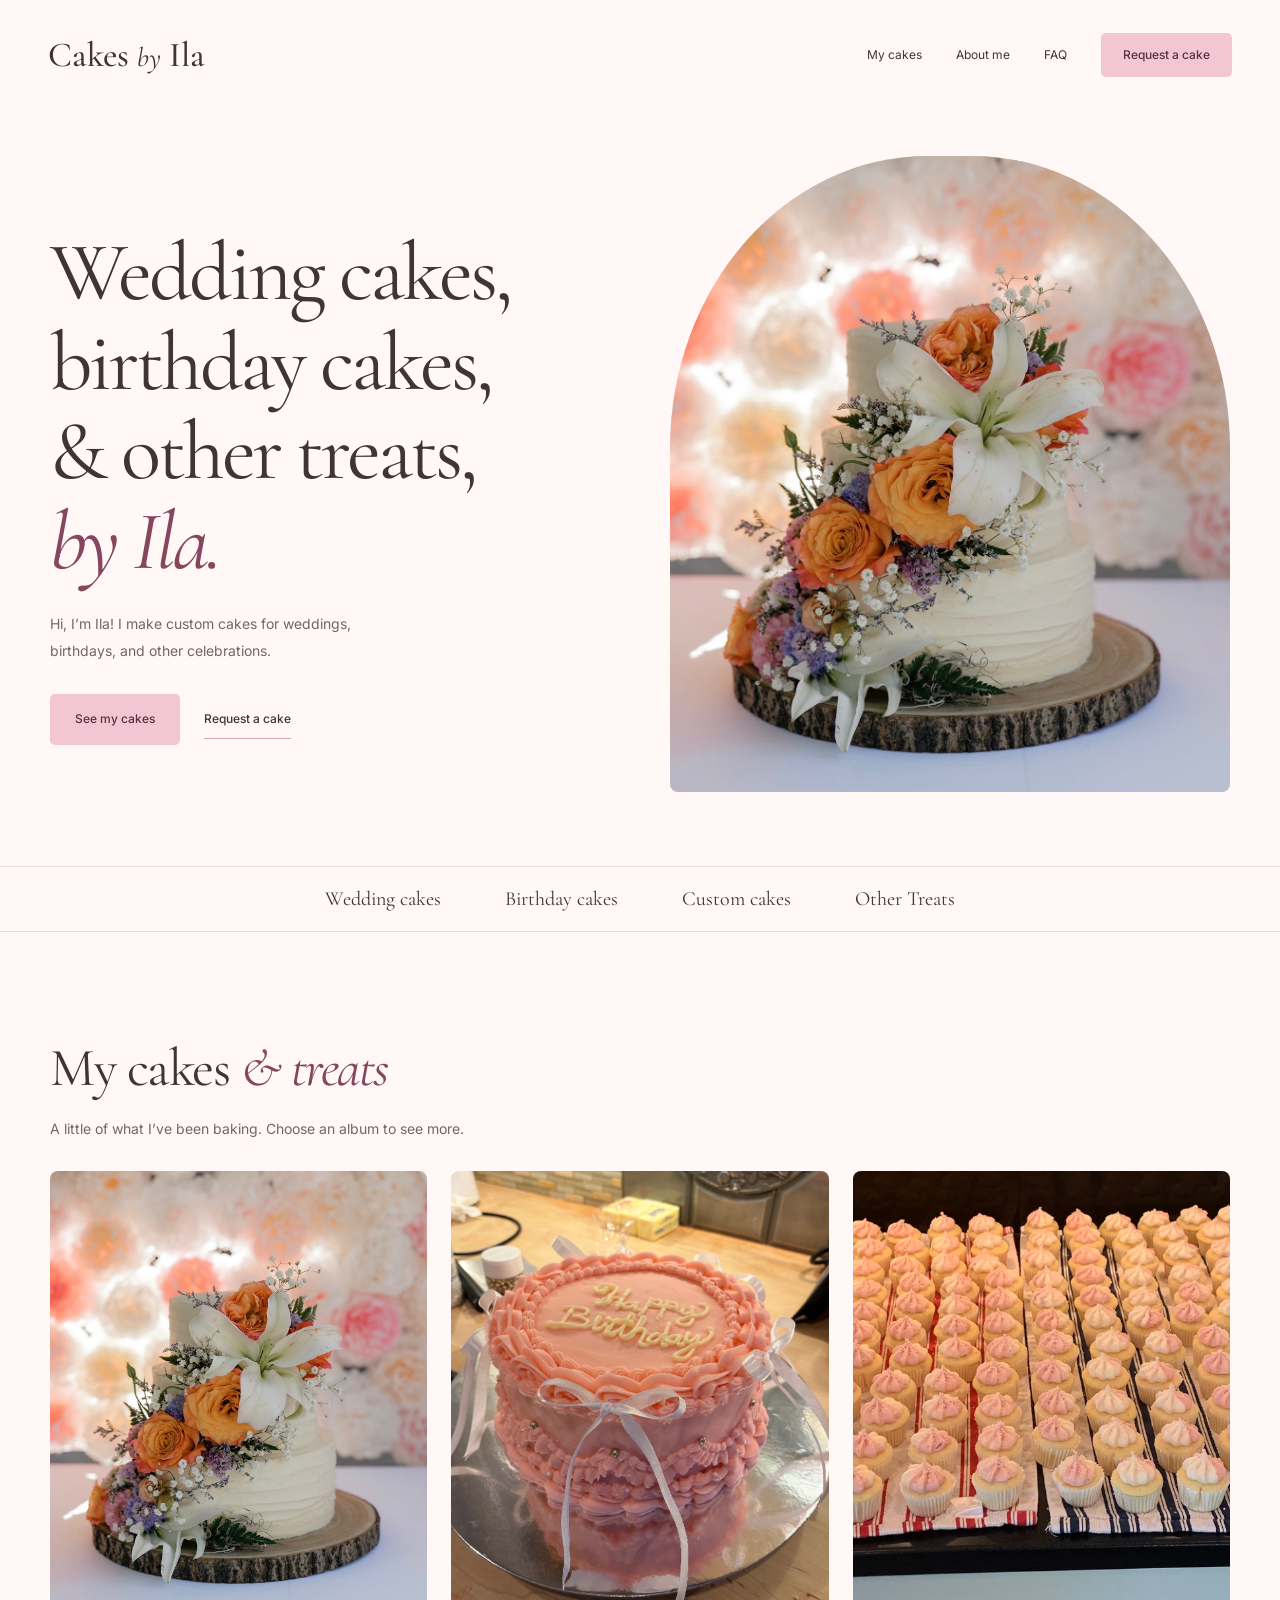
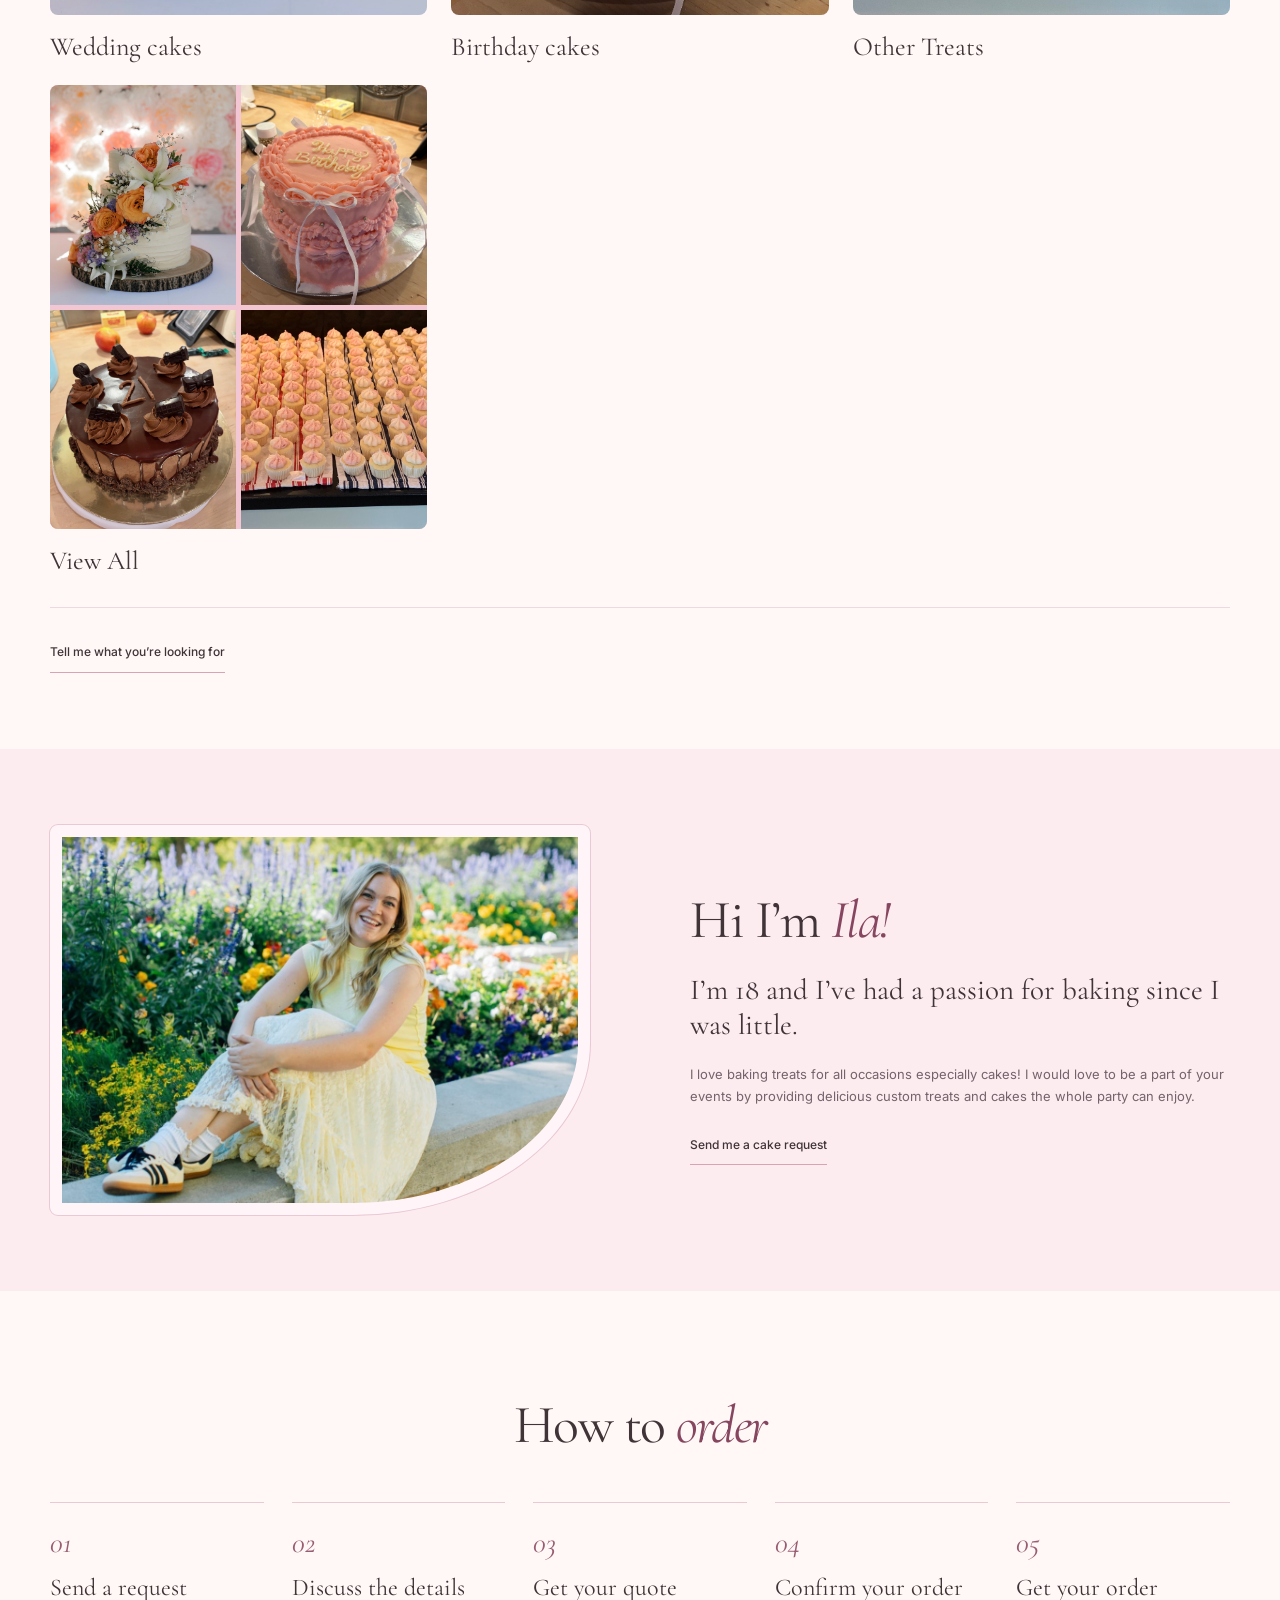
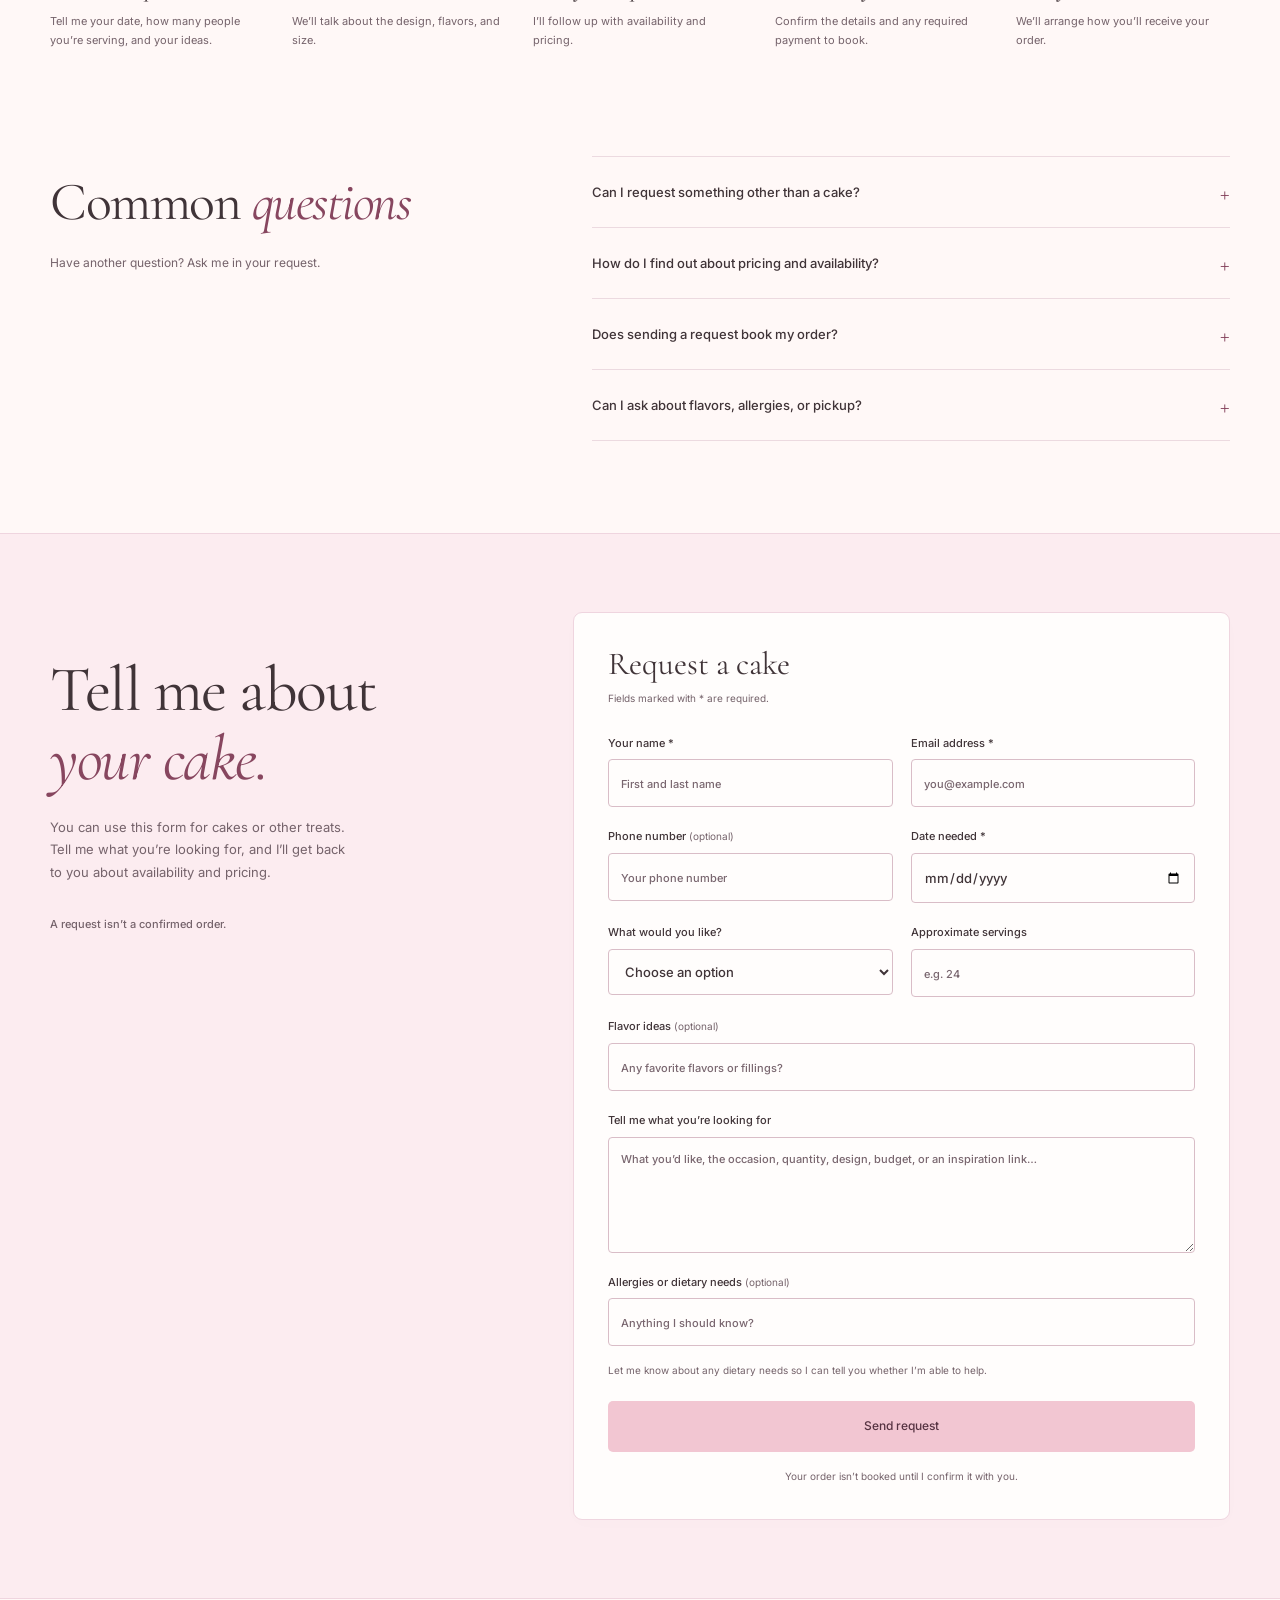
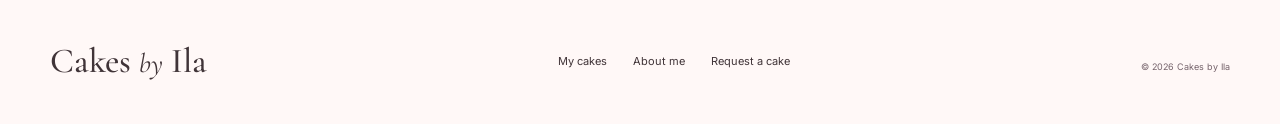
<file: index.html>
<!doctype html>
<html lang="en">
<head>
<meta charset="utf-8"><meta name="viewport" content="width=device-width, initial-scale=1"><meta name="theme-color" content="#FFF8F7">
<title>Cakes by Ila · Wedding &amp; birthday cakes</title>
<meta name="description" content="I mostly make wedding, birthday, and custom cakes, but I make other treats too. Take a look at my work or send me a request.">
<meta property="og:title" content="Cakes by Ila · Wedding &amp; birthday cakes"><meta property="og:description" content="Take a look at my cakes and other treats, and tell me what you’re looking for."><meta property="og:type" content="website">
<link rel="icon" href="assets/favicon.svg?v=pink" type="image/svg+xml"><link rel="preconnect" href="https://fonts.googleapis.com"><link rel="preconnect" href="https://fonts.gstatic.com" crossorigin><link href="https://fonts.googleapis.com/css2?family=Cormorant+Garamond:ital,wght@0,400;0,500;0,600;1,400;1,500&family=Inter:wght@400;500;600&display=swap" rel="stylesheet"><link rel="stylesheet" href="style.css"><script src="config.js" defer></script><script src="script.js" defer></script>
</head>
<body>
<a class="skip-link" href="#main">Skip to content</a>
<header class="site-header"><a class="wordmark" href="#home" aria-label="Cakes by Ila, home">Cakes <em>by</em> Ila</a><button class="menu-toggle" aria-expanded="false" aria-controls="navigation">Menu</button><nav id="navigation" aria-label="Main navigation"><a href="#cakes">My cakes</a><a href="#about">About me</a><a href="#faq">FAQ</a><a class="button button-small" href="#request">Request a cake</a></nav></header>
<main id="main">
<section class="hero section-wrap" id="home"><div class="hero-copy"><h1>Wedding cakes,<br>birthday cakes,<br>&amp; other treats,<br><em>by Ila.</em></h1><p class="intro">Hi, I’m Ila! I make custom cakes for weddings,<br>birthdays, and other celebrations.</p><div class="hero-actions"><a class="button" href="#cakes">See my cakes</a><a class="text-link" href="#request">Request a cake</a></div></div><figure class="hero-visual"><img src="assets/images/wedding-cakes/wedding-cake.jpeg" width="1179" height="1519" alt="Ila’s tiered white wedding cake decorated with orange roses and white lilies" fetchpriority="high"></figure></section>
<div class="occasion-strip"><span>Wedding cakes</span><span>Birthday cakes</span><span>Custom cakes</span><span>Other Treats</span></div>
<section class="section-wrap portfolio" id="cakes" aria-labelledby="cakes-title"><div class="section-heading"><div><h2 id="cakes-title">My cakes <em>&amp; treats</em></h2></div></div><p class="album-intro">A little of what I’ve been baking. Choose an album to see more.</p><div class="cake-grid">
<a class="album-card" href="gallery.html?album=wedding"><figure class="cake-card"><div class="cake-image"><img src="assets/images/wedding-cakes/wedding-cake.jpeg" width="1179" height="1519" loading="lazy" alt="White wedding cake with orange roses, white lilies, and small purple flowers"></div><figcaption><h3>Wedding cakes</h3></figcaption></figure></a>
<a class="album-card" href="gallery.html?album=birthday"><figure class="cake-card"><div class="cake-image"><img src="assets/images/birthday-cakes/birthday-cake.jpeg" width="1179" height="1240" loading="lazy" alt="Pink birthday cake with piped frosting, white ribbon bows, and Happy Birthday lettering"></div><figcaption><h3>Birthday cakes</h3></figcaption></figure></a>
<a class="album-card" href="gallery.html?album=treats"><figure class="cake-card"><div class="cake-image"><img src="assets/images/other-treats/cupcakes.jpg" width="2922" height="1345" loading="lazy" decoding="async" alt="Rows of cupcakes topped with pink and white frosting"></div><figcaption><h3>Other Treats</h3></figcaption></figure></a>
<a class="album-card" href="gallery.html"><figure class="cake-card"><div class="album-collage"><img src="assets/images/wedding-cakes/wedding-cake.jpeg" width="1179" height="1519" loading="lazy" alt=""><img src="assets/images/birthday-cakes/birthday-cake.jpeg" width="1179" height="1240" loading="lazy" alt=""><img src="assets/images/custom-cakes/other-cake.jpeg" width="1179" height="1409" loading="lazy" alt=""><img src="assets/images/other-treats/cupcakes.jpg" width="2922" height="1345" loading="lazy" alt=""></div><figcaption><h3>View All</h3></figcaption></figure></a>
</div><div class="portfolio-cta"><a class="text-link" href="#request">Tell me what you’re looking for</a></div></section>
<section class="about-section" id="about"><div class="section-wrap about-layout"><figure class="about-visual"><img class="ila-portrait" src="assets/ila-portrait.jpeg" width="1179" height="780" loading="lazy" decoding="async" alt="Ila smiling in a flower garden, wearing a yellow dress"></figure><div class="about-copy"><h2>Hi I’m <em>Ila!</em></h2><p class="large-copy">I’m 18 and I’ve had a passion for baking since I was little.</p><p>I love baking treats for all occasions especially cakes! I would love to be a part of your events by providing delicious custom treats and cakes the whole party can enjoy.</p><a class="text-link" href="#request">Send me a cake request</a></div></div></section>
<section class="section-wrap process" aria-labelledby="process-title"><div class="center-heading"><h2 id="process-title">How to <em>order</em></h2></div><ol class="steps"><li><span>01</span><h3>Send a request</h3><p>Tell me your date, how many people you’re serving, and your ideas.</p></li><li><span>02</span><h3>Discuss the details</h3><p>We’ll talk about the design, flavors, and size.</p></li><li><span>03</span><h3>Get your quote</h3><p>I’ll follow up with availability and pricing.</p></li><li><span>04</span><h3>Confirm your order</h3><p>Confirm the details and any required payment to book.</p></li><li><span>05</span><h3>Get your order</h3><p>We’ll arrange how you’ll receive your order.</p></li></ol></section>
<section class="faq-section section-wrap" id="faq"><div><h2>Common <em>questions</em></h2><p>Have another question? Ask me in your request.</p></div><div class="faq-list"><details><summary>Can I request something other than a cake?</summary><p>Yes! I mostly make wedding, birthday, and custom cakes, but I make other treats too. Choose “Other Treats” in the form and tell me what you’re looking for. I’ll let you know whether I can make it.</p></details><details><summary>How do I find out about pricing and availability?</summary><p>Send me your date, roughly how many people you’re serving, and your ideas. I’ll get back to you about availability and pricing.</p></details><details><summary>Does sending a request book my order?</summary><p>No. Your order is only booked once I’ve confirmed your order with you and any required payment or deposit is arranged.</p></details><details><summary>Can I ask about flavors, allergies, or pickup?</summary><p>Yes—include those questions in your request. We’ll go over the details before you book.</p></details></div></section>
<section class="request-section" id="request"><div class="section-wrap request-layout"><div class="request-copy"><h2>Tell me about<br><em>your cake.</em></h2><p>You can use this form for cakes or other treats. Tell me what you’re looking for, and I’ll get back to you about availability and pricing.</p><div class="request-reassurance"><p><strong>A request isn’t a confirmed order.</strong></p></div></div><form id="cake-request" method="post"><div class="form-heading"><h3>Request a cake</h3><p>Fields marked with * are required.</p></div><div class="form-grid"><label>Your name *<input name="Customer name" autocomplete="name" required maxlength="100" placeholder="First and last name"></label><label>Email address *<input name="email" type="email" autocomplete="email" required maxlength="254" placeholder="you@example.com"></label><label>Phone number <span>(optional)</span><input name="Phone" type="tel" autocomplete="tel" maxlength="40" placeholder="Your phone number"></label><label>Date needed *<input name="Date needed" id="cake-date" type="date" required></label><label>What would you like?<select name="Request type"><option value="">Choose an option</option><option>Wedding cake</option><option>Birthday cake</option><option>Custom cake</option><option>Other Treats</option><option>I’m not sure yet</option></select></label><label>Approximate servings<input name="Approximate servings" type="number" min="1" max="10000" placeholder="e.g. 24"></label><label class="full">Flavor ideas <span>(optional)</span><input name="Flavor ideas" maxlength="200" placeholder="Any favorite flavors or fillings?"></label><label class="full">Tell me what you’re looking for<textarea name="Request details" rows="4" maxlength="5000" placeholder="What you’d like, the occasion, quantity, design, budget, or an inspiration link…"></textarea></label><label class="full">Allergies or dietary needs <span>(optional)</span><input name="Dietary considerations" maxlength="500" placeholder="Anything I should know?"></label></div><div hidden><label>Leave this empty<input name="_gotcha" tabindex="-1" autocomplete="off"></label></div><p class="form-note">Let me know about any dietary needs so I can tell you whether I’m able to help.</p><button class="button submit-button" type="submit" disabled>Requests opening soon</button><p id="form-status" class="form-status" role="status" aria-live="polite">I’m not taking requests through the website yet. Please check back soon.</p><p class="form-fineprint">Your order isn’t booked until I confirm it with you.</p><noscript><p>JavaScript is required to send this form. Please enable it and reload this page.</p></noscript></form></div></section>
</main><footer class="section-wrap"><div><a class="wordmark" href="#home">Cakes <em>by</em> Ila</a></div><nav aria-label="Footer navigation"><a href="#cakes">My cakes</a><a href="#about">About me</a><a href="#request">Request a cake</a></nav><p class="copyright">© <span id="year">2026</span> Cakes by Ila</p></footer>
</body></html>
</file>
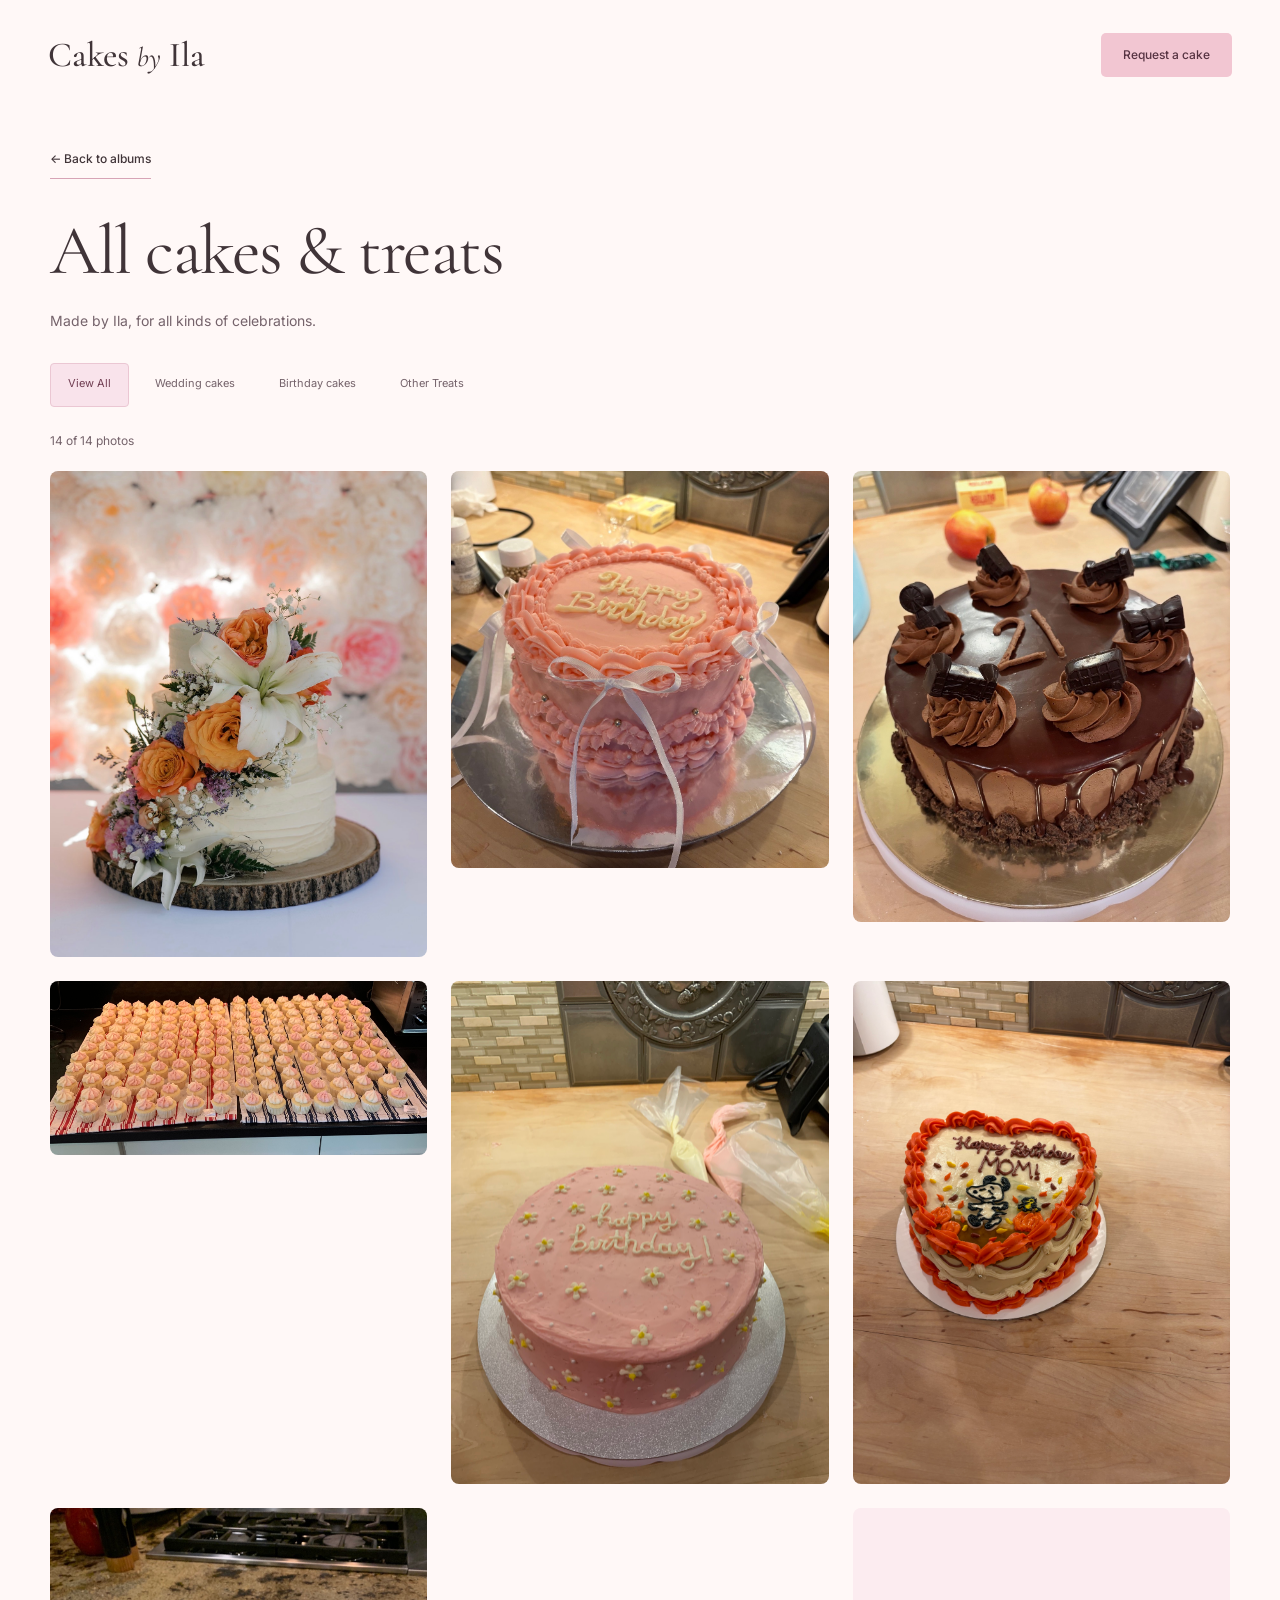
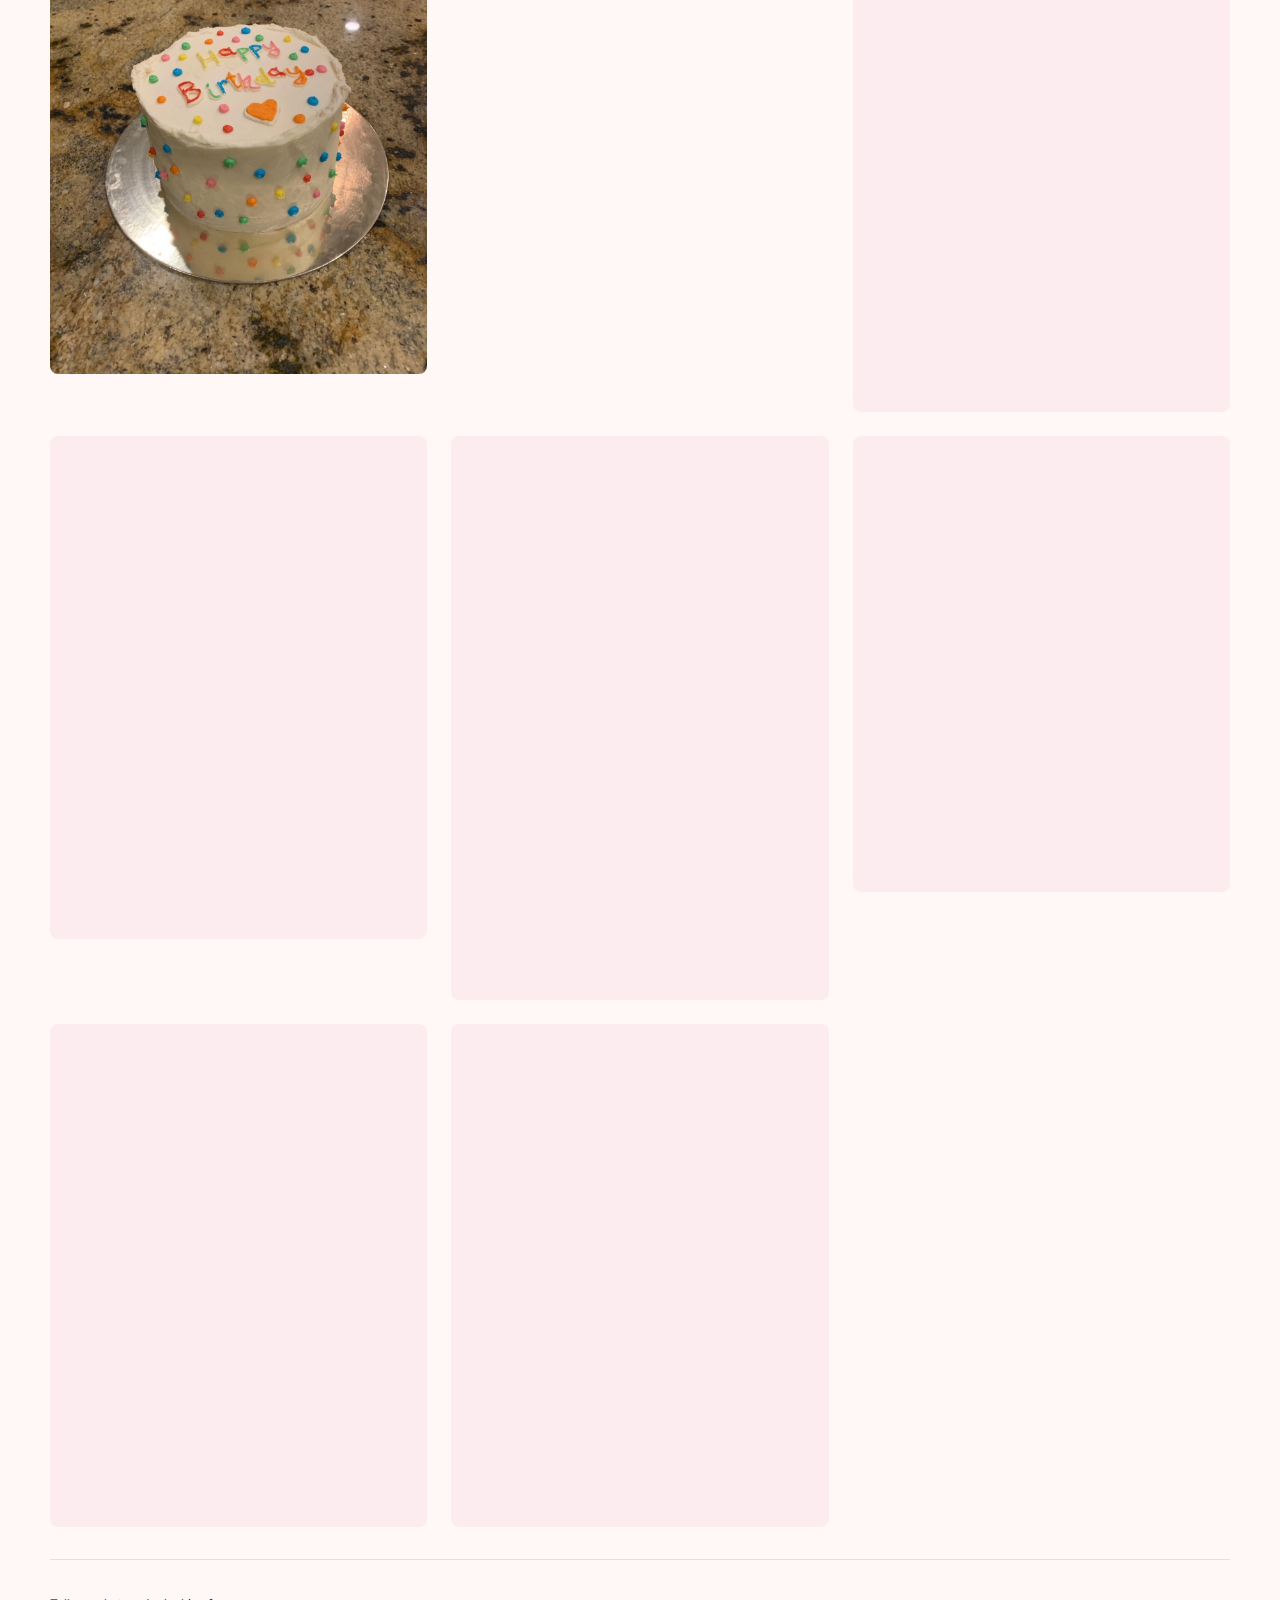
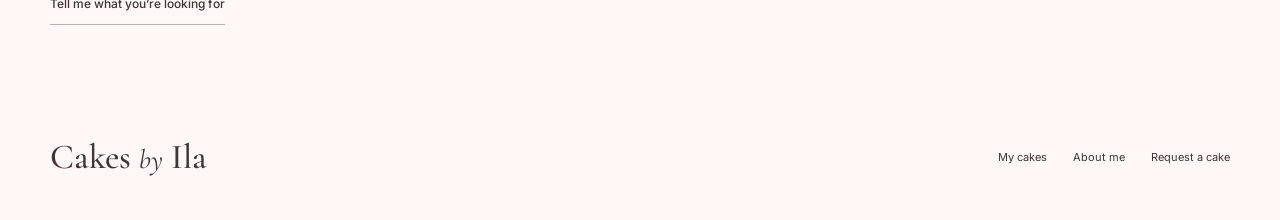
<file: gallery.html>
<!doctype html>
<html lang="en">
<head>
  <meta charset="utf-8">
  <meta name="viewport" content="width=device-width, initial-scale=1">
  <meta name="theme-color" content="#FFF8F7">
  <title>All cakes &amp; treats · Cakes by Ila</title>
  <meta name="description" content="Browse Ila’s wedding cakes, birthday cakes, custom cakes, and other treats.">
  <link rel="icon" href="assets/favicon.svg?v=pink" type="image/svg+xml">
  <link rel="preconnect" href="https://fonts.googleapis.com">
  <link rel="preconnect" href="https://fonts.gstatic.com" crossorigin>
  <link href="https://fonts.googleapis.com/css2?family=Cormorant+Garamond:ital,wght@0,400;0,500;0,600;1,400;1,500&family=Inter:wght@400;500;600&display=swap" rel="stylesheet">
  <link rel="stylesheet" href="style.css">
  <script src="gallery-data.js" defer></script>
  <script src="gallery.js" defer></script>
</head>
<body>
  <a class="skip-link" href="#main">Skip to content</a>
  <header class="site-header"><a class="wordmark" href="index.html" aria-label="Cakes by Ila, home">Cakes <em>by</em> Ila</a><a class="button button-small" href="index.html#request">Request a cake</a></header>
  <main id="main" class="section-wrap album-page">
    <a class="text-link" href="index.html#cakes">← Back to albums</a>
    <div class="section-heading"><h1 id="album-title">All cakes <em>&amp; treats</em></h1></div>
    <p class="album-intro">Made by Ila, for all kinds of celebrations.</p>
    <nav class="album-navigation" aria-label="Photo albums">
      <a class="filter" href="gallery.html" data-album="all">View All</a>
      <a class="filter" href="gallery.html?album=wedding" data-album="wedding">Wedding cakes</a>
      <a class="filter" href="gallery.html?album=birthday" data-album="birthday">Birthday cakes</a>
      <a class="filter" href="gallery.html?album=treats" data-album="treats">Other Treats</a>
    </nav>
    <p id="gallery-status" class="album-status" role="status"></p>
    <div id="album-photos" class="album-photos"></div>
    <button id="load-more" class="button" hidden>Show more photos</button>
    <noscript><p>Please enable JavaScript to browse the photo albums. You can also <a class="text-link" href="index.html#cakes">see the album covers</a>.</p></noscript>
    <div class="portfolio-cta"><a class="text-link" href="index.html#request">Tell me what you’re looking for</a></div>
  </main>
  <footer class="section-wrap"><a class="wordmark" href="index.html">Cakes <em>by</em> Ila</a><nav aria-label="Footer navigation"><a href="index.html#cakes">My cakes</a><a href="index.html#about">About me</a><a href="index.html#request">Request a cake</a></nav></footer>
</body>
</html>
</file>
<file: style.css>
:root{--cream:#fff8f7;--paper:#fffdfc;--pink:#f2c6d2;--rose:#87465f;--charcoal:#403438;--muted:#75636b;--line:#ecdae0;--serif:'Cormorant Garamond',Georgia,serif;--sans:Inter,Arial,sans-serif}*{box-sizing:border-box}html{scroll-behavior:smooth;scroll-padding-top:110px}body{margin:0;background:var(--cream);color:var(--charcoal);font-family:var(--sans);font-size:14px;line-height:1.7}a{color:inherit;text-decoration:none}button,input,select,textarea{font:inherit}button,a,input,select,textarea,summary{-webkit-tap-highlight-color:transparent}button,a{touch-action:manipulation}button{cursor:pointer}img{display:block;max-width:100%;height:auto}figure,p,h1,h2,h3{margin:0}h1,h2,h3{font-family:var(--serif);font-weight:400;line-height:1.08}h2{font-size:clamp(38px,4.2vw,58px);letter-spacing:-1.5px}h2 em,h1 em{color:var(--rose);font-weight:400}p{color:var(--muted)}[hidden]{display:none!important}:focus-visible{outline:3px solid var(--rose);outline-offset:5px}.section-wrap{width:min(1180px,calc(100% - 96px));margin-inline:auto}.site-header{min-height:110px;display:flex;align-items:center;justify-content:space-between;width:min(1320px,calc(100% - 96px));margin:auto;gap:24px}.wordmark{font:500 35px/1 var(--serif);white-space:nowrap}.wordmark em{font-size:27px;font-weight:400}.wordmark span{display:block;font:500 8px/1.4 var(--sans);letter-spacing:2px;margin-top:11px}.site-header nav{display:flex;gap:34px;align-items:center;font-size:12px}.site-header nav>a:not(.button):hover,footer a:hover{color:var(--rose);text-decoration:underline;text-underline-offset:5px}.button{display:inline-flex;align-items:center;justify-content:center;gap:22px;background:var(--pink);color:#563342;border:1px solid transparent;border-radius:5px;min-height:50px;padding:14px 24px;font-size:12px;font-weight:500;transition:background .2s,transform .2s}.button:hover{background:#eab3c3;transform:translateY(-1px)}.button-small{min-height:44px;padding:11px 21px}.menu-toggle{display:none}.hero{display:grid;grid-template-columns:1fr 1fr;align-items:center;gap:60px;padding:46px 0 74px}.eyebrow{font-size:10px;letter-spacing:2px;font-weight:500;color:var(--rose)}.tiny-flower{font-size:22px;vertical-align:middle;margin-right:8px}.hero h1{font-size:clamp(60px,6.5vw,90px);letter-spacing:-3px;margin:24px 0}.intro{font-size:14px;line-height:1.9}.hero-actions{display:flex;gap:24px;align-items:center;margin-top:30px;flex-wrap:wrap}.text-link{font-size:12px;font-weight:500;border-bottom:1px solid #d7a4b6;padding:9px 0;display:inline-block}.text-link:hover{color:var(--rose);border-color:var(--rose)}.hero-note{font-size:10px;letter-spacing:.3px;color:var(--muted);margin-top:40px;display:flex;align-items:center;gap:10px}.hero-note span{font-size:22px;color:var(--rose)}.hero-visual{position:relative;border-radius:46% 46% 8px 8px;min-width:0;background:#f8e8ed}.hero-visual>img{width:100%;border-radius:inherit;aspect-ratio: .88;object-fit:cover}.image-label{position:absolute;bottom:17px;width:100%;text-align:center;font-size:8px;letter-spacing:1px;color:#75636b}.picture-note{position:absolute;right:-24px;bottom:62px;width:151px;height:151px;border:1px solid #dfb6c4;border-radius:50%;background:#fff8f7;display:flex;flex-direction:column;align-items:center;justify-content:center;transform:rotate(9deg);font:26px/1.05 var(--serif)}.picture-note span{font-size:28px;margin-top:8px;color:var(--rose)}.occasion-strip{border-block:1px solid var(--line);display:flex;align-items:center;justify-content:center;gap:64px;padding:20px 24px;font:20px var(--serif)}.occasion-strip i{font-size:21px;color:#985d73}.portfolio{padding-block:92px 76px}.section-heading{display:flex;align-items:end;justify-content:space-between;gap:24px}.section-heading h2{margin-top:15px}.section-heading>p{font-size:12px;padding-bottom:5px}.gallery-toolbar{margin:34px 0 26px;display:flex;justify-content:space-between;align-items:center;gap:20px}.filters{display:flex;gap:8px;flex-wrap:wrap}.filter{background:transparent;border:1px solid transparent;border-radius:4px;color:var(--muted);padding:10px 17px;min-height:44px;font-size:11px}.filter.active{background:#f9e3eb;color:#713e52;border-color:#ebc7d3}.filter:hover{border-color:#c98ca2}.gallery-note{font-size:8px;letter-spacing:1.4px;color:var(--muted)}.cake-grid{display:grid;grid-template-columns:repeat(3,1fr);gap:24px}.cake-image{border-radius:8px;overflow:hidden}.cake-image img{width:100%;aspect-ratio: .85;object-fit:cover;transition:transform .35s}.cake-card:hover img{transform:scale(1.025)}.cake-card figcaption{padding-top:18px}.cake-card h3{font-size:26px}.cake-card figcaption span{display:block;font-size:8px;letter-spacing:1.5px;margin-top:8px;color:var(--muted)}.portfolio-footnote{font-size:11px;margin-top:24px}.portfolio-cta{border-top:1px solid var(--line);margin-top:32px;padding-top:25px;display:flex;align-items:center;justify-content:space-between;gap:20px}.portfolio-cta p{font:25px var(--serif);color:var(--charcoal)}.about-section{background:#fcecf0}.about-layout{display:grid;grid-template-columns:1fr 1fr;gap:100px;align-items:center;padding-block:76px}.portrait-placeholder{min-height:390px;background:#f4dce4;border-radius:8px 8px 44% 8px;display:flex;flex-direction:column;align-items:center;justify-content:center;text-align:center;border:12px solid #fff5f8;outline:1px solid #e9c9d4}.portrait-placeholder>span{font:58px var(--serif);color:#985d73}.portrait-placeholder p{font:36px/1.1 var(--serif);color:#87465f;margin:14px 0 30px}.portrait-placeholder small{font-size:8px;letter-spacing:2px;color:#75636b}.about-visual figcaption{font:italic 17px var(--serif);padding:19px 0 0;text-align:center;color:var(--muted)}.about-copy h2{margin:17px 0 24px}.about-copy .large-copy{font:29px/1.2 var(--serif);color:var(--charcoal);margin-bottom:20px}.about-copy>p:not(.eyebrow):not(.large-copy){font-size:13px}.about-copy .draft-note{margin-top:12px;font-size:10px!important}.about-copy .text-link{margin-top:19px}.signature{font:italic 27px var(--serif);color:var(--rose);margin-top:28px}.process{padding-block:90px}.center-heading{text-align:center}.center-heading h2{margin:15px 0}.center-heading>p:last-child{font-size:12px}.steps{list-style:none;padding:0;display:grid;grid-template-columns:repeat(5,1fr);gap:28px;margin:48px 0 0}.steps li{border-top:1px solid #e9c9d4;padding-top:22px}.steps li>span{font:italic 29px var(--serif);color:#985d73}.steps h3{font-size:24px;margin:15px 0 11px}.steps p{font-size:11px;line-height:1.8}.faq-section{padding-block:15px 92px;display:grid;grid-template-columns:.9fr 1.3fr;gap:100px}.faq-section h2{margin:17px 0 22px}.faq-section>div>p:last-child{font-size:12px}.faq-list{border-top:1px solid var(--line)}details{border-bottom:1px solid var(--line)}summary{list-style:none;cursor:pointer;min-height:70px;display:flex;align-items:center;justify-content:space-between;gap:20px;font-size:13px;font-weight:500}summary::-webkit-details-marker{display:none}summary:after{content:'+';font:24px var(--serif);color:var(--rose)}details[open] summary:after{content:'−'}details p{font-size:12px;padding:0 28px 24px 0}.request-section{background:#fcecf0;border-block:1px solid #efd5df}.request-layout{display:grid;grid-template-columns:.8fr 1.2fr;gap:85px;padding-block:78px;align-items:start}.request-copy{padding-top:20px}.request-copy h2{font-size:clamp(50px,5vw,70px);margin:23px 0}.request-copy>p:not(.eyebrow){font-size:13px;max-width:310px}.request-reassurance{display:flex;gap:16px;align-items:center;margin-top:32px}.request-reassurance>span{font-size:37px;color:var(--rose)}.request-reassurance p{font-size:11px}.request-reassurance strong{font-weight:500}form{background:var(--paper);border:1px solid #efd5df;border-radius:9px;padding:34px;box-shadow:0 4px 18px #40343803}.form-heading h3{font-size:32px}.form-heading p{font-size:10px;margin-top:8px}.form-grid{display:grid;grid-template-columns:1fr 1fr;gap:20px 18px;margin-top:27px}label{display:block;font-size:11px;font-weight:500;min-width:0}label>span{font-size:10px;font-weight:400;color:var(--muted)}input,select,textarea{display:block;width:100%;min-width:0;min-height:46px;padding:12px;border:1px solid #d9bdc7;border-radius:4px;background:#fffdfc;color:var(--charcoal);font-size:13px;margin-top:7px}input::placeholder,textarea::placeholder{color:#79666f;font-size:11px}textarea{resize:vertical;min-height:116px}.full{grid-column:1/-1}.form-note{font-size:10px;margin:16px 0 22px}.submit-button{width:100%}.submit-button:disabled{cursor:not-allowed;background:#f1e1e7;color:#78616b;transform:none}.form-status{font-size:12px;margin-top:16px}.form-status:empty{display:none}.form-status.error{color:#933b32}.form-status.success{color:#87465f}.form-fineprint{font-size:10px;text-align:center;margin-top:16px}footer{display:flex;align-items:center;justify-content:space-between;gap:30px;padding-block:45px}footer p{font-size:10px;margin-top:10px}footer nav{display:flex;gap:26px;font-size:11px}footer .copyright{text-align:right;font-size:9px;line-height:1.9}.sr-only,.skip-link:not(:focus){position:absolute;width:1px;height:1px;overflow:hidden;clip-path:inset(50%);white-space:nowrap}.skip-link:focus{position:fixed;z-index:10;top:10px;left:10px;padding:12px;background:white}.filters{display:none}.js .filters{display:flex}
@media(min-width:1500px){.hero{padding-block:65px 90px}}
@media(max-width:1000px){.section-wrap,.site-header{width:calc(100% - 56px)}.hero{gap:30px}.hero h1{font-size:70px}.hero-actions{gap:15px}.site-header nav{gap:20px}.picture-note{width:120px;height:120px;font-size:23px;right:-13px}.about-layout,.faq-section{gap:48px}.request-layout{gap:40px}.steps{gap:18px}.gallery-note{display:none}.occasion-strip{gap:35px}.request-copy h2{font-size:54px}form{padding:26px}}
@media(max-width:700px){html{scroll-padding-top:24px}.section-wrap,.site-header{width:calc(100% - 40px)}.site-header{min-height:92px;flex-wrap:wrap;gap:0;padding-block:22px}.wordmark{font-size:31px}.wordmark span{font-size:7px;letter-spacing:1.5px}.js .menu-toggle{display:block;background:none;border:1px solid #e9c9d4;border-radius:4px;padding:9px 13px;min-height:44px;font-size:12px;color:var(--charcoal)}.site-header nav{width:100%;flex-wrap:wrap;padding-top:20px;gap:18px}.js .site-header nav{display:none}.js .site-header nav.is-open{display:flex}.site-header nav .button{margin-left:auto}.hero{grid-template-columns:1fr;padding-block:30px 42px;gap:36px}.eyebrow{font-size:9px;letter-spacing:1.5px}.hero h1{font-size:clamp(57px,12vw,78px);letter-spacing:-2px;margin-block:19px}.hero h1 br:nth-child(2){display:none}.hero h1 em{white-space:nowrap}.intro{font-size:13px}.hero-actions{gap:23px;margin-top:25px}.hero-note{margin-top:24px}.hero-visual{max-width:470px;width:100%;margin-inline:auto}.hero-visual>img{aspect-ratio:1.02}.picture-note{right:8px;bottom:42px}.image-label{font-size:7px}.occasion-strip{gap:15px;padding:18px 16px;font-size:15px;flex-wrap:wrap}.occasion-strip i{font-size:15px}.portfolio{padding-block:55px 44px}.section-heading{display:block}.section-heading>p{margin-top:18px}.section-heading h2{font-size:40px}.gallery-toolbar{margin-block:22px}.filter{font-size:10px;padding-inline:12px}.filters{gap:3px}.cake-grid{grid-template-columns:1fr;gap:30px}.cake-image img{aspect-ratio:1.12}.cake-card figcaption{padding-top:14px}.cake-card h3{font-size:28px}.portfolio-footnote{font-size:10px}.portfolio-cta{align-items:start;flex-direction:column;gap:10px}.portfolio-cta p{font-size:24px}.about-layout{grid-template-columns:1fr;gap:34px;padding-block:46px}.portrait-placeholder{min-height:310px}.about-copy h2{font-size:52px}.process{padding-block:54px}.center-heading{text-align:left}.center-heading h2{font-size:39px}.steps{grid-template-columns:1fr;margin-top:30px;gap:0}.steps li{display:grid;grid-template-columns:45px 1fr;column-gap:14px;padding-block:20px}.steps li>span{grid-row:1/3}.steps h3{margin:0 0 6px}.steps p{font-size:12px}.faq-section{grid-template-columns:1fr;gap:28px;padding-block:5px 55px}.faq-section h2 br{display:none}.faq-section h2{font-size:42px}summary{font-size:12px;min-height:68px}.request-layout{grid-template-columns:1fr;gap:30px;padding-block:44px}.request-copy{padding-top:0}.request-copy h2{font-size:55px}.request-copy>p:not(.eyebrow){max-width:100%}.request-reassurance{margin-top:20px}form{padding:24px 20px}.form-grid{grid-template-columns:1fr;gap:17px}input,select,textarea{font-size:16px;min-height:49px}input::placeholder,textarea::placeholder{font-size:12px}label{font-size:12px}footer{flex-direction:column;align-items:start;gap:23px;padding-block:35px}footer .copyright{text-align:left;margin:0}footer nav a{min-height:44px;display:flex;align-items:center}}
@media(prefers-reduced-motion:reduce){html{scroll-behavior:auto}*,*:before,*:after{transition:none!important;animation:none!important}}

/* Keep Ila’s portrait in the existing About photo frame. */
.ila-portrait{display:block;width:100%;height:390px;object-fit:cover;object-position:60% center;border-radius:8px 8px 44% 8px;border:12px solid #fff5f8;outline:1px solid #e9c9d4}
.hero-visual>img,.cake-image img{object-position:center 65%}
@media(max-width:700px){.ila-portrait{height:310px}}

/* Album covers and the full photo collection. */
.album-intro{margin:20px 0 30px}
.album-card{display:block;border-radius:8px}
.album-link{font-size:12px;margin-top:10px;color:var(--rose)}
.album-link span{margin-left:8px}
.album-card:hover h3{text-decoration:underline;text-decoration-thickness:1px;text-underline-offset:5px}
.album-collage{display:grid;grid-template-columns:1fr 1fr;grid-template-rows:1fr 1fr;gap:5px;aspect-ratio:.85;overflow:hidden;border-radius:8px;background:var(--pink)}
.album-collage img{width:100%;height:100%;min-height:0;object-fit:cover}
.album-page{padding-block:30px 70px}
.album-page h1{font-size:clamp(42px,6vw,70px);letter-spacing:-1.5px;margin-top:34px}
.album-navigation{display:flex;flex-wrap:wrap;gap:8px;margin-bottom:24px}
.album-status{font-size:12px;margin-bottom:20px}
.album-photos{display:grid;grid-template-columns:repeat(3,minmax(0,1fr));gap:24px;align-items:start}
.album-photo{display:block;border-radius:8px;overflow:hidden;background:#fcecf0}
.album-photo img{width:100%;height:auto}
.album-photo:hover{outline:1px solid var(--rose);outline-offset:4px}
#load-more{display:block;margin:32px auto 0}
@media(max-width:700px){.album-link span{display:none}.album-collage{aspect-ratio:1.12}.album-photos{grid-template-columns:repeat(2,minmax(0,1fr));gap:12px}.album-navigation{gap:4px}.album-page{padding-block:15px 44px}}
@media(max-width:380px){.album-photos{grid-template-columns:1fr}}
</file>
